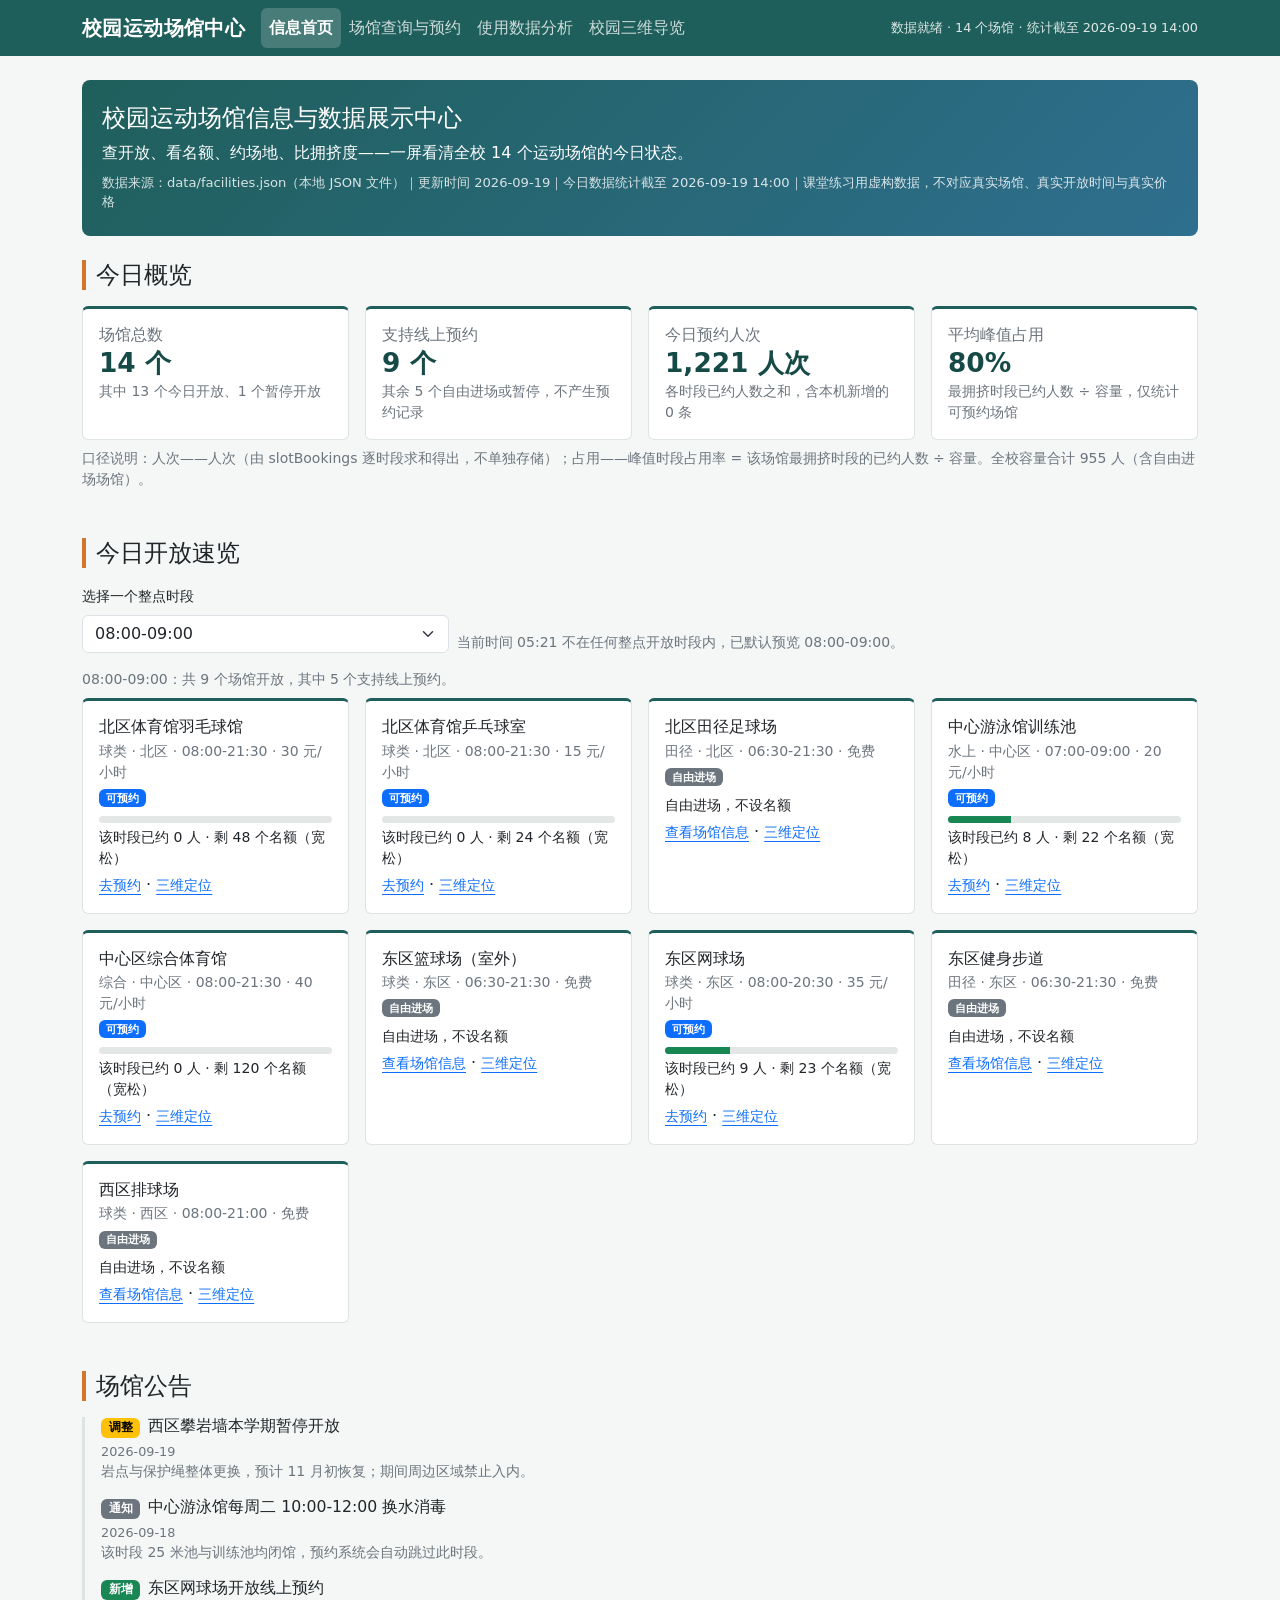
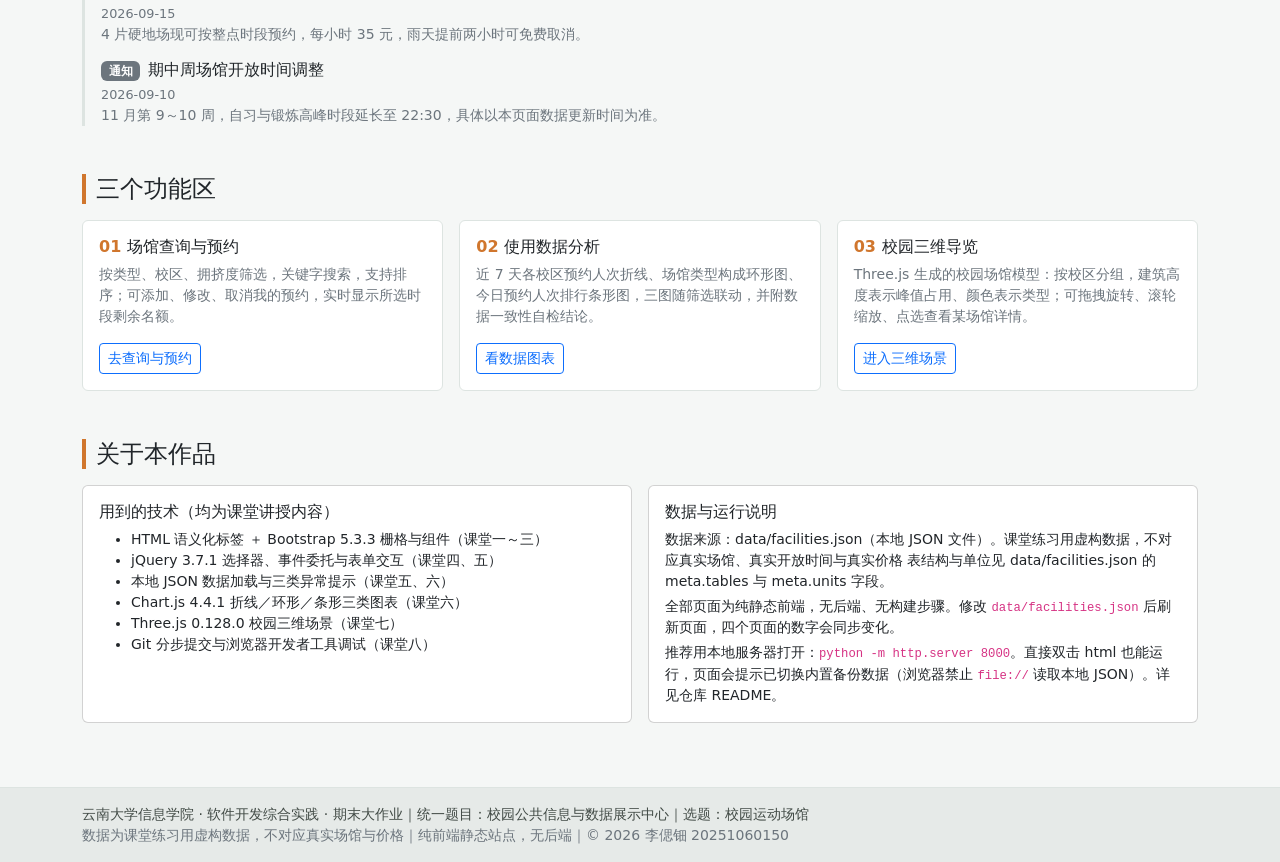
<file: index.html>
<!DOCTYPE html>
<html lang="zh-CN">
<head>
<meta charset="utf-8">
<meta name="viewport" content="width=device-width, initial-scale=1">
<link rel="icon" href="data:image/svg+xml,%3Csvg%20xmlns='http://www.w3.org/2000/svg'%20viewBox='0%200%2032%2032'%3E%3Crect%20width='32'%20height='32'%20rx='6'%20fill='%231f5f5b'/%3E%3Cpath%20d='M6%2023L16%208L26%2023'%20fill='none'%20stroke='%23fff'%20stroke-width='3'/%3E%3C/svg%3E">
<title>校园运动场馆信息与数据展示中心 · 信息首页</title>
<meta name="description" content="软件开发综合实践期末大作业：校园公共信息与数据展示中心，围绕校园运动场馆提供信息查询、预约管理、数据可视化与三维导览的响应式前端应用">
<link rel="stylesheet" href="https://cdn.jsdelivr.net/npm/bootstrap@5.3.3/dist/css/bootstrap.min.css"
      onerror="this.onerror=null;this.href='vendor/bootstrap.min.css'">
<link rel="stylesheet" href="css/base.css">
<link rel="stylesheet" href="css/pages.css">
</head>
<body>
<a class="skip-link" href="#mainContent">跳到主要内容</a>
<header>
  <nav class="navbar navbar-expand-lg navbar-dark site-navbar sticky-top" aria-label="主导航">
    <div class="container">
      <a class="navbar-brand" href="index.html">校园运动场馆中心</a>
      <button class="navbar-toggler" type="button" data-bs-toggle="collapse" data-bs-target="#topNavCollapse"
              aria-controls="topNavCollapse" aria-expanded="false" aria-label="展开或收起导航">
        <span class="navbar-toggler-icon"></span>
      </button>
      <div class="collapse navbar-collapse" id="topNavCollapse">
        <ul class="navbar-nav me-auto mb-2 mb-lg-0" id="siteNav">
          <li class="nav-item"><a class="nav-link active" aria-current="page" href="index.html">信息首页</a></li>
          <li class="nav-item"><a class="nav-link" href="facilities.html">场馆查询与预约</a></li>
          <li class="nav-item"><a class="nav-link" href="statistics.html">使用数据分析</a></li>
          <li class="nav-item"><a class="nav-link" href="venue-3d.html">校园三维导览</a></li>
        </ul>
        <span class="navbar-text load-state" id="loadState">正在读取场馆数据…</span>
      </div>
    </div>
  </nav>
</header>

<main id="mainContent" class="container py-4">
  <div id="messages" aria-live="polite"></div>

  <section class="hero mb-4" aria-labelledby="heroTitle">
    <h1 id="heroTitle">校园运动场馆信息与数据展示中心</h1>
    <p class="mb-2">查开放、看名额、约场地、比拥挤度——一屏看清全校 14 个运动场馆的今日状态。</p>
    <p class="hero-meta mb-0" id="heroMeta">数据来源读取中…</p>
  </section>

  <section class="mb-5" aria-labelledby="summaryTitle">
    <h2 id="summaryTitle" class="h4 section-title mb-3">今日概览</h2>
    <div class="row g-3" id="summaryCards">
      <div class="col-12 col-sm-6 col-lg-3"><div class="card info-card h-100"><div class="card-body">
        <h3 class="h6 text-secondary mb-1">加载中…</h3><p class="card-value mb-1">—</p>
      </div></div></div>
    </div>
    <p class="small text-secondary mt-2 mb-0" id="summaryNote"></p>
  </section>

  <section class="mb-5" aria-labelledby="openNowTitle">
    <h2 id="openNowTitle" class="h4 section-title mb-3">今日开放速览</h2>
    <form class="row g-2 align-items-end mb-3" id="slotForm">
      <div class="col-12 col-sm-6 col-lg-4">
        <label class="form-label small" for="slotPick">选择一个整点时段</label>
        <select class="form-select" id="slotPick"></select>
      </div>
      <div class="col-12 col-lg-8">
        <p class="small text-secondary mb-0" id="slotHint">正在根据当前时间给出建议时段…</p>
      </div>
    </form>
    <p class="small text-secondary mb-2" id="openNowState"></p>
    <div class="row g-3" id="openNowList"></div>
  </section>

  <section class="mb-5" aria-labelledby="noticeTitle">
    <h2 id="noticeTitle" class="h4 section-title mb-3">场馆公告</h2>
    <div class="notice-list" id="noticeList"><p class="text-secondary small mb-0">加载中…</p></div>
  </section>

  <section class="mb-5" aria-labelledby="entryTitle">
    <h2 id="entryTitle" class="h4 section-title mb-3">三个功能区</h2>
    <div class="row g-3">
      <div class="col-12 col-md-4">
        <article class="card entry-card h-100">
          <div class="card-body">
            <h3 class="h6 card-title"><span class="entry-no">01</span>场馆查询与预约</h3>
            <p class="small text-secondary">按类型、校区、拥挤度筛选，关键字搜索，支持排序；可添加、修改、取消我的预约，实时显示所选时段剩余名额。</p>
            <a class="btn btn-sm btn-outline-primary" href="facilities.html">去查询与预约</a>
          </div>
        </article>
      </div>
      <div class="col-12 col-md-4">
        <article class="card entry-card h-100">
          <div class="card-body">
            <h3 class="h6 card-title"><span class="entry-no">02</span>使用数据分析</h3>
            <p class="small text-secondary">近 7 天各校区预约人次折线、场馆类型构成环形图、今日预约人次排行条形图，三图随筛选联动，并附数据一致性自检结论。</p>
            <a class="btn btn-sm btn-outline-primary" href="statistics.html">看数据图表</a>
          </div>
        </article>
      </div>
      <div class="col-12 col-md-4">
        <article class="card entry-card h-100">
          <div class="card-body">
            <h3 class="h6 card-title"><span class="entry-no">03</span>校园三维导览</h3>
            <p class="small text-secondary">Three.js 生成的校园场馆模型：按校区分组，建筑高度表示峰值占用、颜色表示类型；可拖拽旋转、滚轮缩放、点选查看某场馆详情。</p>
            <a class="btn btn-sm btn-outline-primary" href="venue-3d.html">进入三维场景</a>
          </div>
        </article>
      </div>
    </div>
  </section>

  <section aria-labelledby="aboutTitle">
    <h2 id="aboutTitle" class="h4 section-title mb-3">关于本作品</h2>
    <div class="row g-3">
      <div class="col-12 col-md-6">
        <article class="card h-100">
          <div class="card-body small">
            <h3 class="h6">用到的技术（均为课堂讲授内容）</h3>
            <ul class="mb-0">
              <li>HTML 语义化标签 ＋ Bootstrap 5.3.3 栅格与组件（课堂一～三）</li>
              <li>jQuery 3.7.1 选择器、事件委托与表单交互（课堂四、五）</li>
              <li>本地 JSON 数据加载与三类异常提示（课堂五、六）</li>
              <li>Chart.js 4.4.1 折线／环形／条形三类图表（课堂六）</li>
              <li>Three.js 0.128.0 校园三维场景（课堂七）</li>
              <li>Git 分步提交与浏览器开发者工具调试（课堂八）</li>
            </ul>
          </div>
        </article>
      </div>
      <div class="col-12 col-md-6">
        <article class="card h-100">
          <div class="card-body small">
            <h3 class="h6">数据与运行说明</h3>
            <p class="mb-1" id="aboutSource">数据来源加载中…</p>
            <p class="mb-1">全部页面为纯静态前端，无后端、无构建步骤。修改 <code>data/facilities.json</code> 后刷新页面，四个页面的数字会同步变化。</p>
            <p class="mb-0">推荐用本地服务器打开：<code>python -m http.server 8000</code>。直接双击 html 也能运行，页面会提示已切换内置备份数据（浏览器禁止 <code>file://</code> 读取本地 JSON）。详见仓库 README。</p>
          </div>
        </article>
      </div>
    </div>
  </section>
</main>

<footer class="site-footer py-3">
  <div class="container small">
    <div>云南大学信息学院 · 软件开发综合实践 · 期末大作业｜统一题目：校园公共信息与数据展示中心｜选题：校园运动场馆</div>
    <div class="text-secondary">数据为课堂练习用虚构数据，不对应真实场馆与价格｜纯前端静态站点，无后端｜© <span id="footerYear">2026</span> 李偲钿 20251060150</div>
  </div>
</footer>

<script src="https://cdn.jsdelivr.net/npm/jquery@3.7.1/dist/jquery.min.js"></script>
<script>if (!window.jQuery) document.write('<script src="vendor/jquery.min.js"><\/script>');</script>
<script src="https://cdn.jsdelivr.net/npm/bootstrap@5.3.3/dist/js/bootstrap.bundle.min.js"></script>
<script>if (!window.bootstrap) document.write('<script src="vendor/bootstrap.bundle.min.js"><\/script>');</script>
<script src="js/common.js"></script>
<script src="js/data.js"></script>
<script src="js/home.js"></script>
</body>
</html>
</file>
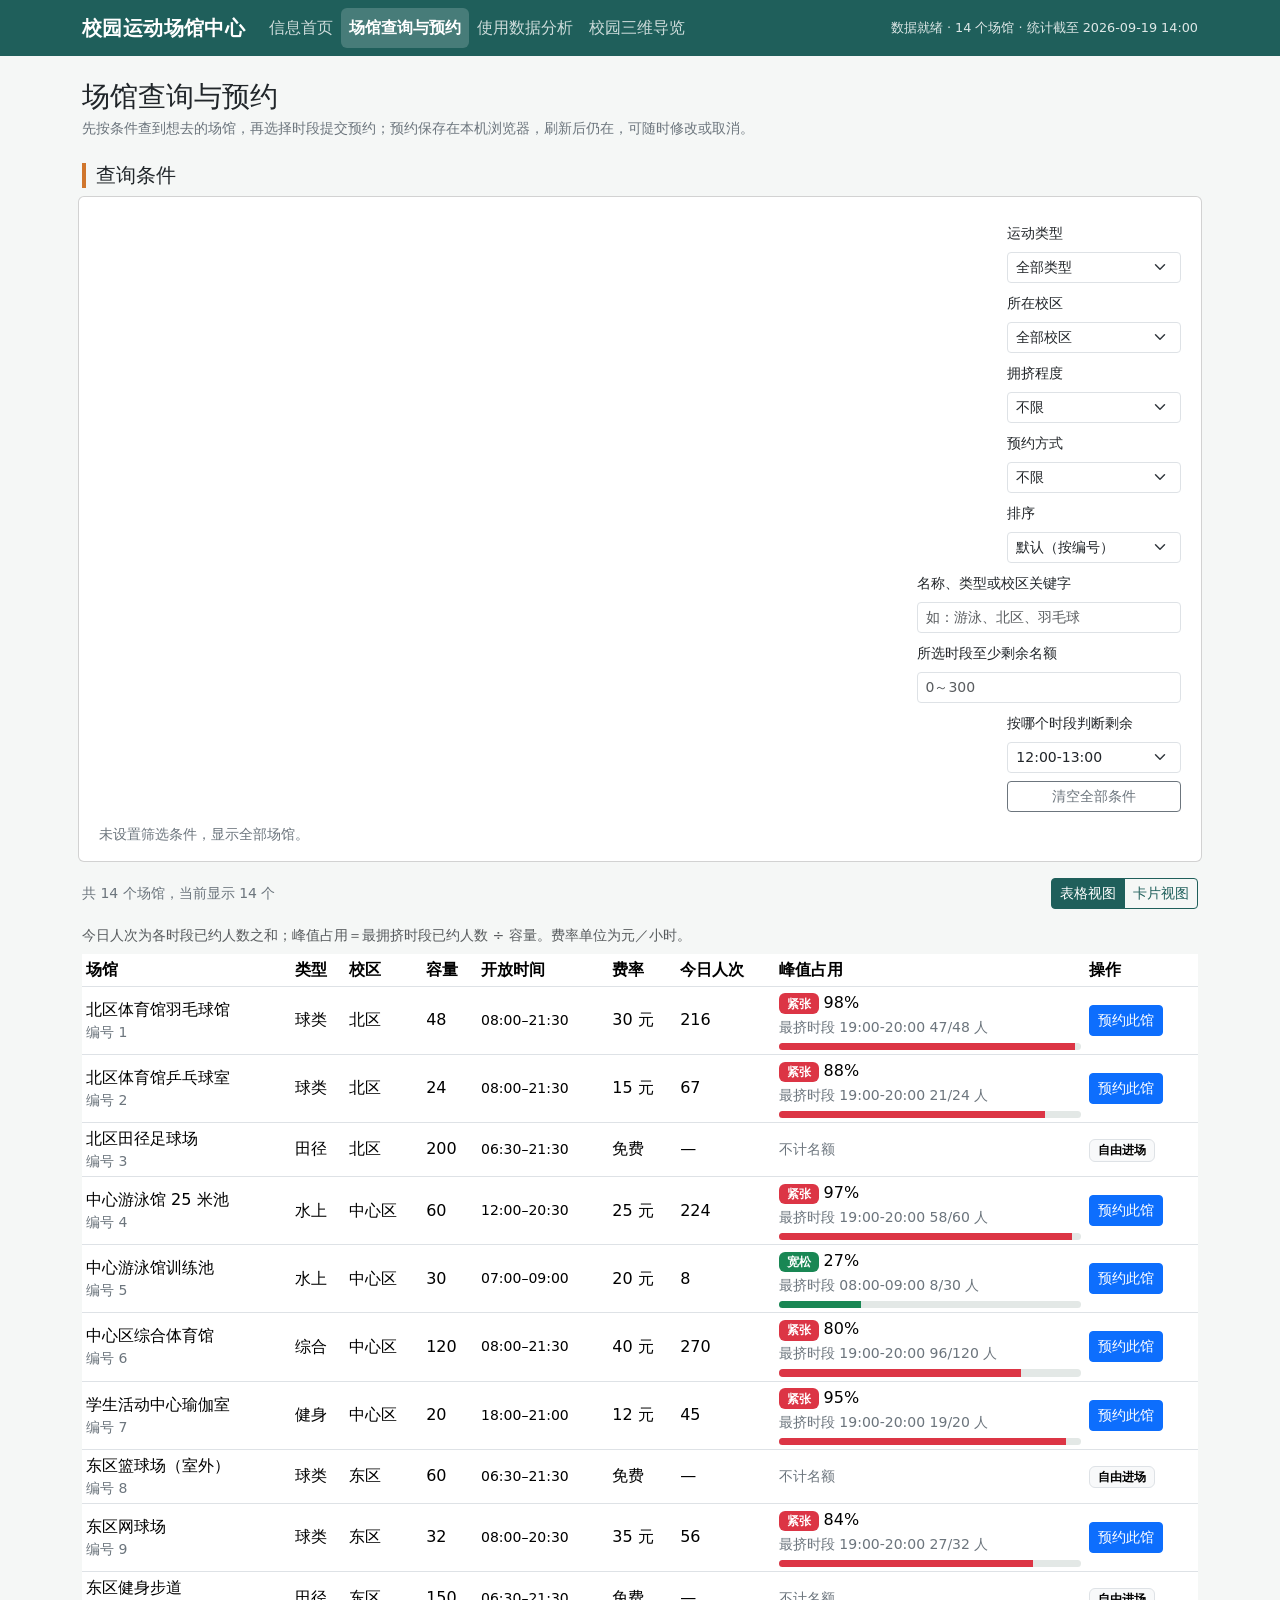
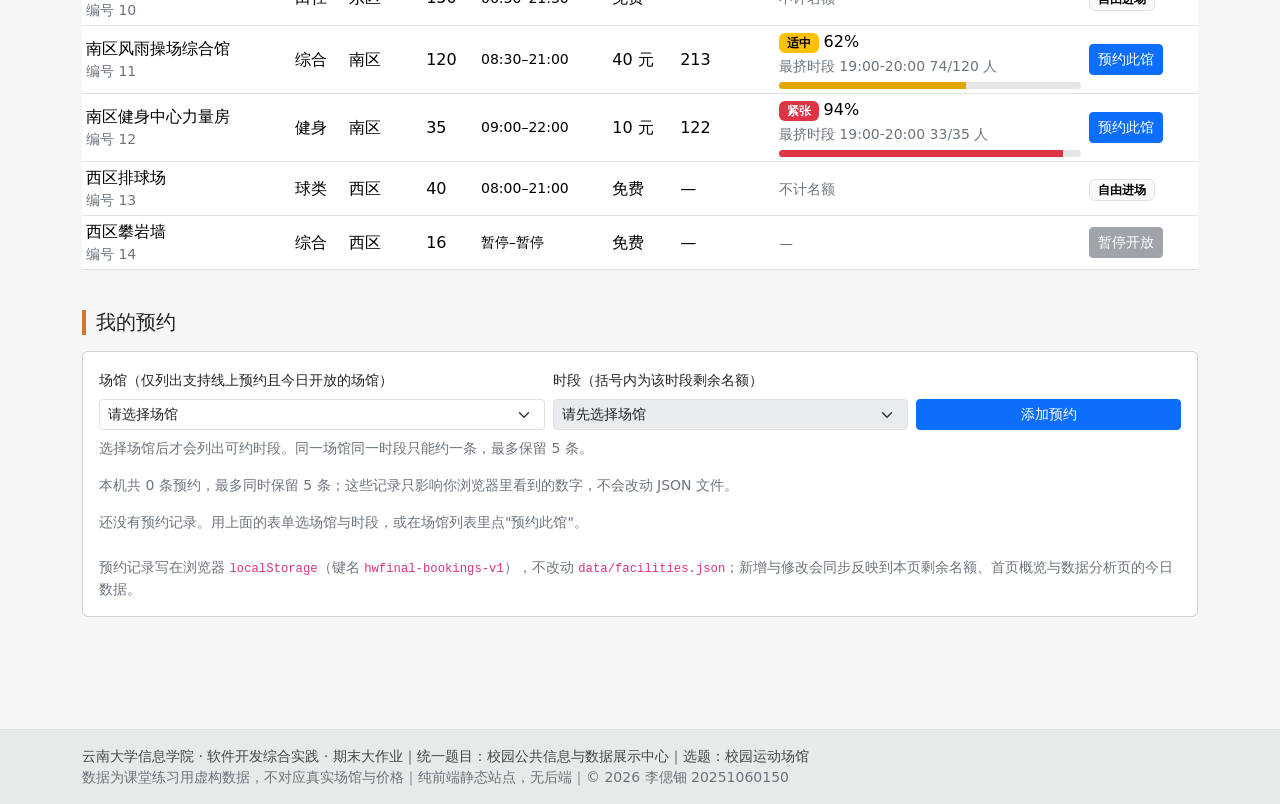
<file: facilities.html>
<!DOCTYPE html>
<html lang="zh-CN">
<head>
<meta charset="utf-8">
<meta name="viewport" content="width=device-width, initial-scale=1">
<link rel="icon" href="data:image/svg+xml,%3Csvg%20xmlns='http://www.w3.org/2000/svg'%20viewBox='0%200%2032%2032'%3E%3Crect%20width='32'%20height='32'%20rx='6'%20fill='%231f5f5b'/%3E%3Cpath%20d='M6%2023L16%208L26%2023'%20fill='none'%20stroke='%23fff'%20stroke-width='3'/%3E%3C/svg%3E">
<title>场馆查询与预约 · 校园运动场馆信息与数据展示中心</title>
<meta name="description" content="校园运动场馆的筛选查询、关键字搜索、排序，以及我的预约的添加、修改与取消">
<link rel="stylesheet" href="https://cdn.jsdelivr.net/npm/bootstrap@5.3.3/dist/css/bootstrap.min.css"
      onerror="this.onerror=null;this.href='vendor/bootstrap.min.css'">
<link rel="stylesheet" href="css/base.css">
<link rel="stylesheet" href="css/pages.css">
</head>
<body>
<a class="skip-link" href="#mainContent">跳到主要内容</a>
<header>
  <nav class="navbar navbar-expand-lg navbar-dark site-navbar sticky-top" aria-label="主导航">
    <div class="container">
      <a class="navbar-brand" href="index.html">校园运动场馆中心</a>
      <button class="navbar-toggler" type="button" data-bs-toggle="collapse" data-bs-target="#topNavCollapse"
              aria-controls="topNavCollapse" aria-expanded="false" aria-label="展开或收起导航">
        <span class="navbar-toggler-icon"></span>
      </button>
      <div class="collapse navbar-collapse" id="topNavCollapse">
        <ul class="navbar-nav me-auto mb-2 mb-lg-0" id="siteNav">
          <li class="nav-item"><a class="nav-link" href="index.html">信息首页</a></li>
          <li class="nav-item"><a class="nav-link active" aria-current="page" href="facilities.html">场馆查询与预约</a></li>
          <li class="nav-item"><a class="nav-link" href="statistics.html">使用数据分析</a></li>
          <li class="nav-item"><a class="nav-link" href="venue-3d.html">校园三维导览</a></li>
        </ul>
        <span class="navbar-text load-state" id="loadState">正在读取场馆数据…</span>
      </div>
    </div>
  </nav>
</header>

<main id="mainContent" class="container py-4">
  <div id="messages" aria-live="polite"></div>

  <h1 id="pageTitle" class="h3 mb-1">场馆查询与预约</h1>
  <p class="text-secondary small mb-4">先按条件查到想去的场馆，再选择时段提交预约；预约保存在本机浏览器，刷新后仍在，可随时修改或取消。</p>

  <section class="mb-4" aria-labelledby="queryTitle">
    <h2 id="queryTitle" class="h5 section-title mb-3">查询条件</h2>
    <form class="row g-2 align-items-end filter-card card p-3 mb-3" id="queryForm">
      <div class="col-12 col-sm-6 col-lg-2">
        <label class="form-label small" for="typeSelect">运动类型</label>
        <select class="form-select form-select-sm" id="typeSelect"><option value="all">全部类型</option></select>
      </div>
      <div class="col-12 col-sm-6 col-lg-2">
        <label class="form-label small" for="areaSelect">所在校区</label>
        <select class="form-select form-select-sm" id="areaSelect"><option value="all">全部校区</option></select>
      </div>
      <div class="col-12 col-sm-6 col-lg-2">
        <label class="form-label small" for="loadSelect">拥挤程度</label>
        <select class="form-select form-select-sm" id="loadSelect">
          <option value="all">不限</option>
          <option value="easy">宽松（峰值占用低于 50%）</option>
          <option value="mid">适中（50%～80%）</option>
          <option value="busy">紧张（80% 及以上）</option>
        </select>
      </div>
      <div class="col-12 col-sm-6 col-lg-2">
        <label class="form-label small" for="bookSelect">预约方式</label>
        <select class="form-select form-select-sm" id="bookSelect">
          <option value="all">不限</option>
          <option value="yes">支持线上预约</option>
          <option value="free">自由进场</option>
          <option value="closed">暂停开放</option>
        </select>
      </div>
      <div class="col-12 col-sm-6 col-lg-2">
        <label class="form-label small" for="sortSelect">排序</label>
        <select class="form-select form-select-sm" id="sortSelect">
          <option value="default">默认（按编号）</option>
          <option value="loadDesc">最拥挤在前</option>
          <option value="loadAsc">最空闲在前</option>
          <option value="bookedDesc">今日预约人次多在前</option>
          <option value="capacityDesc">容量大在前</option>
          <option value="priceAsc">费率低在前</option>
        </select>
      </div>
      <div class="col-12 col-sm-6 col-lg-3">
        <label class="form-label small" for="searchInput">名称、类型或校区关键字</label>
        <input class="form-control form-control-sm" id="searchInput" type="search"
               placeholder="如：游泳、北区、羽毛球" autocomplete="off">
      </div>
      <div class="col-6 col-sm-3 col-lg-3">
        <label class="form-label small" for="minFreeInput">所选时段至少剩余名额</label>
        <input class="form-control form-control-sm" id="minFreeInput" type="number" min="0" max="300" step="1"
               placeholder="0～300" value="">
      </div>
      <div class="col-6 col-sm-3 col-lg-2">
        <label class="form-label small" for="freeSlotSelect">按哪个时段判断剩余</label>
        <select class="form-select form-select-sm" id="freeSlotSelect"></select>
      </div>
      <div class="col-12 col-sm-3 col-lg-2 d-grid">
        <button class="btn btn-outline-secondary btn-sm" type="button" id="clearBtn">清空全部条件</button>
      </div>
      <div class="col-12">
        <p class="small text-secondary mb-0 mt-1" id="filterEcho">未设置筛选条件，显示全部场馆。</p>
      </div>
    </form>

    <div class="d-flex flex-wrap justify-content-between align-items-center gap-2 mb-2">
      <p class="small text-secondary mb-0" id="listState">加载中…</p>
      <div class="btn-group btn-group-sm view-toggle" role="group" aria-label="切换列表显示方式">
        <input type="radio" class="btn-check" name="viewMode" id="viewTable" value="table" checked>
        <label class="btn btn-outline-primary btn-sm" for="viewTable">表格视图</label>
        <input type="radio" class="btn-check" name="viewMode" id="viewCards" value="cards">
        <label class="btn btn-outline-primary btn-sm" for="viewCards">卡片视图</label>
      </div>
    </div>

    <div class="table-responsive" id="tableWrap">
      <table class="table table-sm data-table align-middle">
        <caption class="caption-top small">今日人次为各时段已约人数之和；峰值占用＝最拥挤时段已约人数 ÷ 容量。费率单位为元／小时。</caption>
        <thead>
          <tr>
            <th scope="col">场馆</th>
            <th scope="col">类型</th>
            <th scope="col">校区</th>
            <th scope="col">容量</th>
            <th scope="col">开放时间</th>
            <th scope="col">费率</th>
            <th scope="col">今日人次</th>
            <th scope="col">峰值占用</th>
            <th scope="col">操作</th>
          </tr>
        </thead>
        <tbody id="venueBody"></tbody>
      </table>
    </div>

    <div class="row g-3 venue-cards d-none" id="cardsWrap"></div>
  </section>

  <section class="mb-5" aria-labelledby="bookingTitle">
    <h2 id="bookingTitle" class="h5 section-title mb-3">我的预约</h2>
    <div class="card">
      <div class="card-body">
        <form class="row g-2 align-items-end mb-3" id="bookingForm">
          <div class="col-12 col-sm-5">
            <label class="form-label small" for="venuePick">场馆（仅列出支持线上预约且今日开放的场馆）</label>
            <select class="form-select form-select-sm" id="venuePick"></select>
          </div>
          <div class="col-12 col-sm-4">
            <label class="form-label small" for="slotPick2">时段（括号内为该时段剩余名额）</label>
            <select class="form-select form-select-sm" id="slotPick2" disabled></select>
          </div>
          <div class="col-12 col-sm-3 d-flex gap-2">
            <button class="btn btn-primary btn-sm flex-grow-1" type="submit" id="submitBtn">添加预约</button>
            <button class="btn btn-outline-secondary btn-sm d-none" type="button" id="cancelEditBtn">取消修改</button>
          </div>
          <div class="col-12">
            <p class="small text-secondary mb-0" id="bookingHint">选择场馆后才会列出可约时段。同一场馆同一时段只能约一条，最多保留 5 条。</p>
          </div>
        </form>

        <p class="small text-secondary mb-2" id="myBookingState"></p>
        <ul class="list-group list-group-flush booking-list" id="myBookingList"></ul>
        <p class="small text-secondary mt-3 mb-0">
          预约记录写在浏览器 <code>localStorage</code>（键名 <code>hwfinal-bookings-v1</code>），不改动
          <code>data/facilities.json</code>；新增与修改会同步反映到本页剩余名额、首页概览与数据分析页的今日数据。
        </p>
      </div>
    </div>
  </section>
</main>

<footer class="site-footer py-3">
  <div class="container small">
    <div>云南大学信息学院 · 软件开发综合实践 · 期末大作业｜统一题目：校园公共信息与数据展示中心｜选题：校园运动场馆</div>
    <div class="text-secondary">数据为课堂练习用虚构数据，不对应真实场馆与价格｜纯前端静态站点，无后端｜© <span id="footerYear">2026</span> 李偲钿 20251060150</div>
  </div>
</footer>

<script src="https://cdn.jsdelivr.net/npm/jquery@3.7.1/dist/jquery.min.js"></script>
<script>if (!window.jQuery) document.write('<script src="vendor/jquery.min.js"><\/script>');</script>
<script src="https://cdn.jsdelivr.net/npm/bootstrap@5.3.3/dist/js/bootstrap.bundle.min.js"></script>
<script>if (!window.bootstrap) document.write('<script src="vendor/bootstrap.bundle.min.js"><\/script>');</script>
<script src="js/common.js"></script>
<script src="js/data.js"></script>
<script src="js/facilities.js"></script>
</body>
</html>
</file>
<file: css/pages.css>
/* pages.css —— 四个页面各自专属的模块样式，按页面分段注释 */

/* ================= 首页 index.html ================= */
.hero {
  background: linear-gradient(135deg, var(--campus-primary) 0%, #2f6f8f 100%);
  color: #fff;
  border-radius: .5rem;
  padding: 1.5rem 1.25rem;
}

.hero h1 {
  font-size: 1.5rem;
}

.hero .hero-meta {
  font-size: .82rem;
  color: rgba(255, 255, 255, .82);
}

.notice-list {
  border-left: 3px solid var(--campus-line);
  padding-left: 1rem;
}

.notice-list h3 {
  font-size: .98rem;
}

.notice-list time {
  color: var(--campus-muted);
  font-size: .8rem;
}

.open-dot {
  display: inline-block;
  width: .6rem;
  height: .6rem;
  border-radius: 50%;
  margin-right: .35rem;
}

.open-dot.is-open {
  background-color: #198754;
}

.open-dot.is-closed {
  background-color: #adb5bd;
}

/* ================= 场馆查询与预约 facilities.html ================= */
.filter-card {
  background-color: #fff;
}

.view-toggle .btn-check+.btn {
  border-color: var(--campus-primary);
  color: var(--campus-primary);
}

.view-toggle .btn-check:checked+.btn {
  background-color: var(--campus-primary);
  color: #fff;
}

/* 卡片视图：手机上每张卡占满一列，桌面无需横向滚动 */
.venue-cards .card {
  border: 1px solid var(--campus-line);
  height: 100%;
}

.venue-cards .venue-name {
  font-size: 1rem;
  font-weight: 600;
}

.booking-list .list-group-item {
  border-left: 0;
  border-right: 0;
  padding-left: 0;
  padding-right: 0;
}

.booking-list .booking-slot {
  color: var(--campus-muted);
  font-size: .82rem;
}

.is-editing {
  outline: 2px solid var(--campus-accent);
  outline-offset: 2px;
}

/* ================= 数据分析 statistics.html ================= */
.chart-box {
  position: relative;
  width: 100%;
  height: 320px;
}

.chart-box-tall {
  height: 360px;
}

/* Chart.js 需要容器有确定高度，否则 canvas 高度算出来是 0 */
.chart-fallback {
  display: flex;
  align-items: center;
  justify-content: center;
  height: 100%;
  color: #6c757d;
  background-color: #eceff1;
  border: 1px dashed var(--campus-line);
  border-radius: .375rem;
  font-size: .875rem;
  text-align: center;
  padding: 0 1rem;
}

.check-list {
  font-size: .88rem;
}

.check-list .ok {
  color: #146c43;
}

.check-list .bad {
  color: #b02a37;
  font-weight: 600;
}

.legend-strip {
  display: flex;
  flex-wrap: wrap;
  gap: .35rem .9rem;
  font-size: .82rem;
  color: var(--campus-muted);
}

.legend-strip i {
  display: inline-block;
  width: .75rem;
  height: .75rem;
  border-radius: 2px;
  margin-right: .3rem;
}

/* ================= 三维导览 venue-3d.html ================= */
.stage-wrap {
  position: relative;
  width: 100%;
  height: 460px;
  overflow: hidden;
  border-radius: .5rem;
  background-color: #dfeaec;
}

.stage-wrap canvas {
  display: block;
}

.stage-hud {
  position: absolute;
  left: .6rem;
  bottom: .6rem;
  right: .6rem;
  background-color: rgba(255, 255, 255, .9);
  border: 1px solid var(--campus-line);
  border-radius: .375rem;
  padding: .5rem .7rem;
  font-size: .85rem;
}

.stage-hud .picked-name {
  font-weight: 600;
  color: var(--campus-primary-dark);
}

.stage-tip {
  font-size: .8rem;
  color: var(--campus-muted);
}

@media (max-width: 767.98px) {
  .chart-box {
    height: 260px;
  }

  .chart-box-tall {
    height: 300px;
  }

  /* 手机上把三维舞台压扁一点，保证操作按钮与说明不被推出屏幕 */
  .stage-wrap {
    height: 340px;
  }

  .stage-hud {
    position: static;
    margin-top: .5rem;
  }
}
</file>
<file: css/base.css>
/* base.css —— 全站公共样式
   引入顺序：Bootstrap 在前、本文件在后，保证自定义能覆盖框架默认值。
   这里只写 Bootstrap 没有的东西：主题色、导航与页脚、提示条、通用卡片、三档断点。 */

:root {
  --campus-primary: #1f5f5b;
  --campus-primary-dark: #164a46;
  --campus-accent: #d0762d;
  --campus-bg: #f5f7f6;
  --campus-line: #dde4e1;
  --campus-muted: #5c6b66;
}

body {
  background-color: var(--campus-bg);
  color: #21262a;
  /* 手机端防止长单词（场馆名）撑破容器 */
  overflow-wrap: break-word;
}

main {
  min-height: 62vh;
}

/* ---------- 顶部导航 ---------- */
.site-navbar {
  background-color: var(--campus-primary);
}

.site-navbar .navbar-brand {
  font-weight: 700;
  letter-spacing: .02em;
}

.site-navbar .nav-link {
  border-radius: .375rem;
  padding-left: .7rem;
  padding-right: .7rem;
}

.site-navbar .nav-link.active {
  background-color: rgba(255, 255, 255, .18);
  font-weight: 600;
}

/* 当前页之外的导航项也给出色差，避免只靠下划线区分 */
.site-navbar .nav-link {
  color: rgba(255, 255, 255, .78);
}

.site-navbar .nav-link:hover,
.site-navbar .nav-link:focus {
  color: #fff;
}

/* 跳过导航：只用键盘的访问者可以一步到正文 */
.skip-link {
  position: absolute;
  left: -999px;
  top: 0;
  z-index: 1080;
}

.skip-link:focus {
  left: .5rem;
  top: .5rem;
  padding: .35rem .7rem;
  background: #fff;
  border-radius: .375rem;
}

/* ---------- 提示条 ---------- */
#messages .alert {
  margin-bottom: .5rem;
  box-shadow: 0 1px 2px rgba(0, 0, 0, .06);
}

/* 页面右上角的数据状态（就绪／降级） */
.load-state {
  font-size: .8rem;
  color: rgba(255, 255, 255, .85);
}

/* ---------- 通用卡片与标题 ---------- */
.section-title {
  position: relative;
  padding-left: .65rem;
  border-left: 4px solid var(--campus-accent);
  line-height: 1.25;
}

.info-card {
  border: 1px solid var(--campus-line);
  border-top: 3px solid var(--campus-primary);
}

.info-card .card-value {
  font-size: 1.65rem;
  font-weight: 700;
  line-height: 1.1;
  color: var(--campus-primary-dark);
}

.entry-card {
  border: 1px solid var(--campus-line);
  transition: transform .12s ease, box-shadow .12s ease;
}

.entry-card:hover,
.entry-card:focus-within {
  transform: translateY(-2px);
  box-shadow: 0 4px 12px rgba(31, 95, 91, .14);
}

.entry-card .entry-no {
  display: inline-block;
  min-width: 1.75rem;
  color: var(--campus-accent);
  font-weight: 700;
}

/* ---------- 表格与徽章 ---------- */
.data-table th,
.data-table td {
  vertical-align: middle;
}

.data-table th[scope="row"] {
  font-weight: 500;
}

.occupancy-bar {
  height: .45rem;
  min-width: 3.5rem;
  border-radius: 1rem;
  background-color: #e3e8e6;
  overflow: hidden;
}

.occupancy-bar > span {
  display: block;
  height: 100%;
  background-color: var(--campus-primary);
}

/* 颜色只作辅助，同处一定给出数字，保证不单靠颜色传达信息 */
.badge-soft {
  font-weight: 600;
}

/* ---------- 页脚 ---------- */
.site-footer {
  margin-top: 2.5rem;
  background-color: #e6eae8;
  color: #414a45;
  border-top: 1px solid var(--campus-line);
}

/* ---------- 三档断点微调（375 / 768 / 1200+） ---------- */
@media (max-width: 575.98px) {
  /* 手机上标题与数字收紧一号，避免卡片被撑到换行错位 */
  .info-card .card-value {
    font-size: 1.4rem;
  }

  main.container {
    padding-left: .75rem;
    padding-right: .75rem;
  }
}

@media (prefers-reduced-motion: reduce) {

  /* 尊重系统的"减少动效"设置 */
  .entry-card,
  .entry-card:hover {
    transition: none;
    transform: none;
  }
}
</file>
